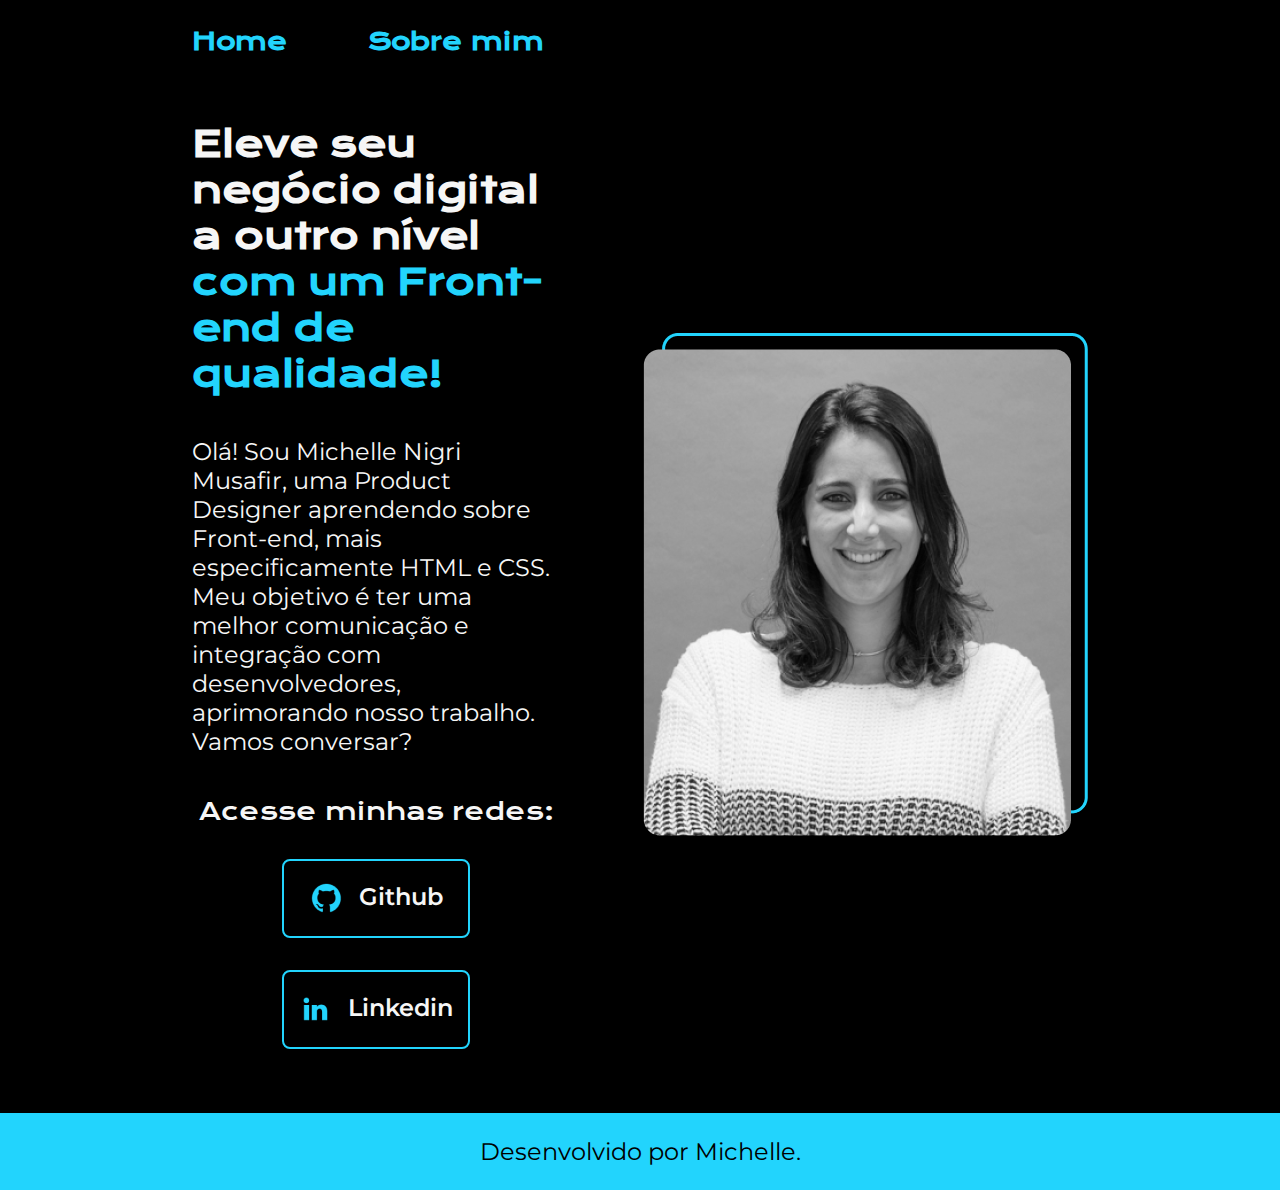
<file: index.html>
<!DOCTYPE html>
<html lang="pt-br">
<head>
    <meta charset="UTF-8">
    <meta name="viewport" content="width=device-width, initial-scale=1.0">
    <title>Portfolio</title>
    <link rel="stylesheet" href="./styles/style.css">
</head>
<body>
  <header class="cabecalho">
    <nav class="cabecalho__menu">
        <a class="cabecalho__menu__link" href="index.html">Home</a>
        <a class="cabecalho__menu__link" href="about.html">Sobre mim</a>
    </nav>
  </header> 
  <main class="apresentacao">
    <section class="apresentacao__conteudo">
        <h1 class="apresentacao__conteudo__titulo">Eleve seu negócio digital a outro nível 
        <strong class="titulo-destaque">com um Front-end de qualidade! </strong></h1>
        <p class="apresentacao__conteudo__texto">Olá! Sou Michelle Nigri Musafir, uma Product Designer aprendendo sobre Front-end, mais especificamente HTML e CSS. Meu objetivo é ter uma melhor comunicação e integração com desenvolvedores, aprimorando nosso trabalho. Vamos conversar?</p>
        <div class="apresentacao__links">
            <h2 class="apresentacao__links__subtitulo">Acesse minhas redes:</h2>
            <a class="apresentacao__links__navegacao" href="https://Github.com/michellemusafir">
                <img src="./assets/github.png">
                Github
            </a>
            <a class="apresentacao__links__navegacao" href="https://linkedin.com/in/michellemusafir">
                <img src="./assets/linkedin.png">
                Linkedin
           
            </a>
        </div>
    </section>
    <img class="apresentacao__imagem" src="./assets/Imagem Mi.png" alt="Foto da Michelle">
</main>
    <footer class="rodape">
        <p> Desenvolvido por Michelle. </p>
    </footer>
</body>
</html>
</file>
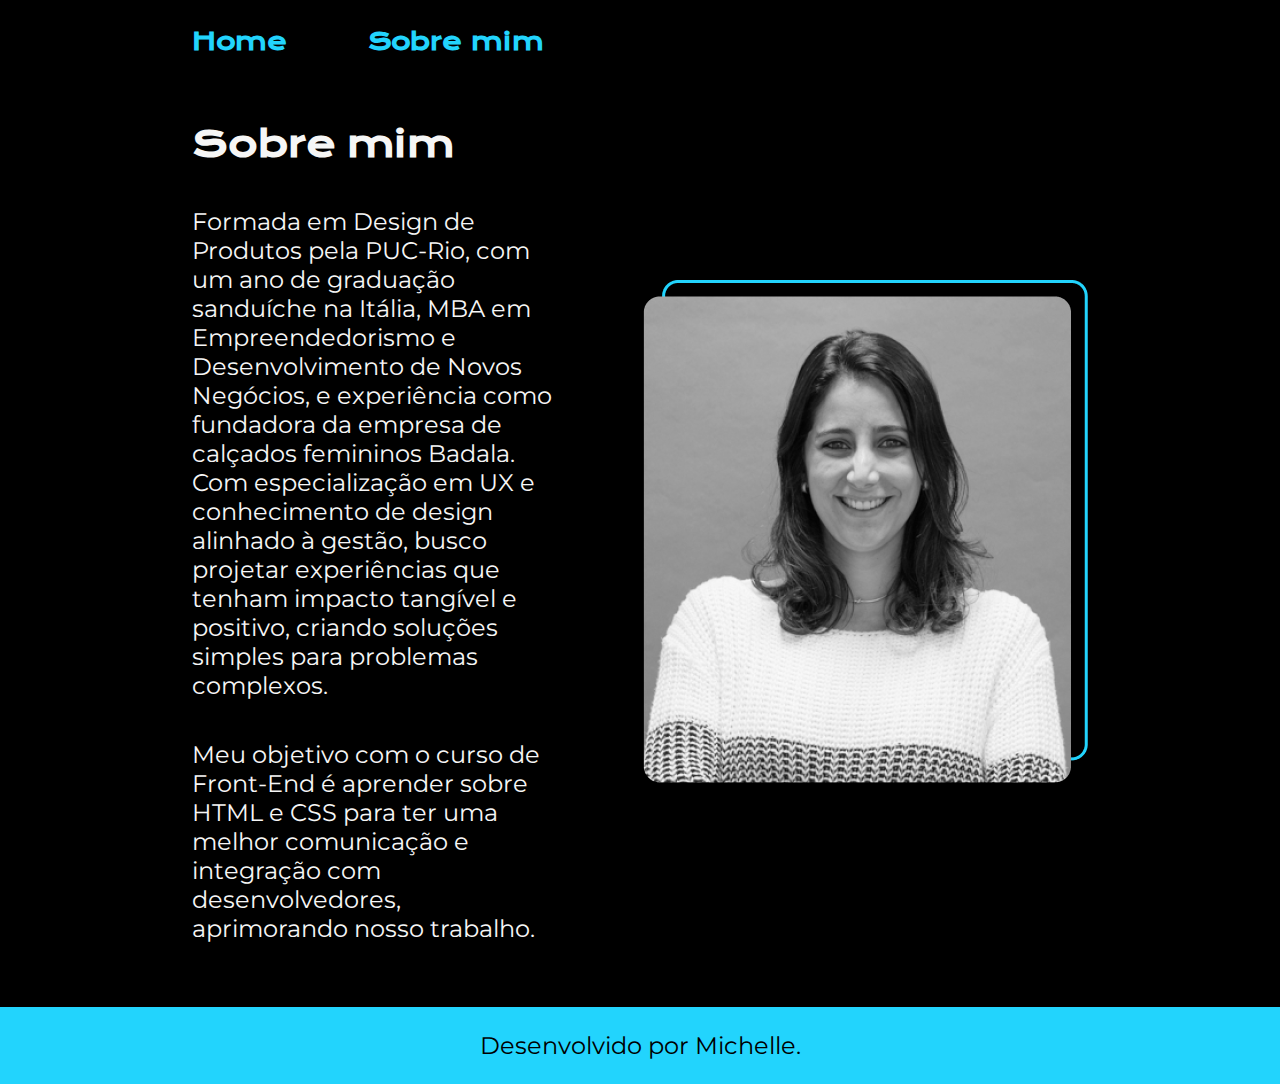
<file: about.html>
<!DOCTYPE html>
<html lang="pt-br">
<head>
    <meta charset="UTF-8">
    <meta name="viewport" content="width=device-width, initial-scale=1.0">
    <title>Sobre mim</title>
    <link rel="stylesheet" href="./styles/style.css">
</head>
<body>
    <header class="cabecalho">
        <nav class="cabecalho__menu">
            <a class="cabecalho__menu__link" href="index.html">Home</a>
            <a class="cabecalho__menu__link" href="about.html">Sobre mim</a>
        </nav>
    </header>

    <main class="apresentacao">
        <section class="apresentacao__conteudo">
            <h1 class="apresentacao__conteudo__titulo">Sobre mim</h1>
            <p class="apresentacao__conteudo__texto">Formada em Design de Produtos pela PUC-Rio, com um ano de graduação sanduíche na Itália, MBA em Empreendedorismo e Desenvolvimento de Novos Negócios, e experiência como fundadora da empresa de calçados femininos Badala. Com especialização em UX e conhecimento de design alinhado à gestão, busco projetar experiências que tenham impacto tangível e positivo, criando soluções simples para problemas complexos.</p>
            <p class="apresentacao__conteudo__texto">Meu objetivo com o curso de Front-End é aprender sobre HTML e CSS para ter uma melhor comunicação e integração com desenvolvedores, aprimorando nosso trabalho.
            </p>
        </section>
        <img class="apresentacao__imagem" src="./assets/Imagem Mi.png" alt="Foto da Michelle">
    </main>

    <footer class="rodape">
        <p> Desenvolvido por Michelle. </p>
    </footer>
</body>
</html>
</file>
<file: styles/style.css>
@import url('https://fonts.googleapis.com/css2?family=Krona+One&family=Montserrat:ital,wght@0,100..900;1,100..900&display=swap');

:root {
    --cor-primaria: #000000;
    --cor-secundaria: #F6F6F6;
    --cor-terciaria: #22D4FD;
    --cor-hover: #272727;

    --fonte-primaria: "Krona One", sans-serif;
    --fonte-secundaria: 'Montserrat', sans-serif;
}


*{
    margin: 0;
    padding: 0;
}

.cabecalho {
    padding: 2% 0% 0% 15%;
}

.cabecalho__menu {
    display: flex;
    gap: 80px;
  
}

.cabecalho__menu__link {
    font-family: var(--fonte-primaria);
    font-size: 1.5rem;
    font-weight: 600;
    color: var(--cor-terciaria);
    text-decoration: none;
}

.cabecalho__menu__link:hover {
    color: var(--cor-secundaria);
}

body {
    box sizing: border-box;
    background-color: var(--cor-primaria);
    color: var(--cor-secundaria);
}

.apresentacao {
    padding: 5% 15%;
    display:flex;
    align-items:center;
    justify-content: space-between;
    gap: 82px;
}

.apresentacao__conteudo {
    width: 50%;
    display: flex;
    flex-direction: column;
    gap: 40px;
}

.apresentacao__conteudo__titulo {
    font-size: 2.25rem;
    font-family: var(--fonte-primaria);
}

.titulo-destaque {
    color: var(--cor-terciaria);
}

.apresentacao__conteudo__texto {
    font-size: 1.5rem;
    font-family: var(--fonte-secundaria);
}

.apresentacao__links {
    display: flex;
    flex-direction: column;
    justify-content: space-between;
    align-items: center;
    gap: 32px
}

.apresentacao__links__subtitulo {
    font-family: var(--fonte-primaria); 
    font-weight: 400;
    font-size: 1.5rem;
}

.apresentacao__links__navegacao {
    display: flex;
    justify-content: center;
    gap: 16px;
    border: 2px solid var(--cor-terciaria);
    width: 50%;
    text-align: center;
    border-radius: 8px;
    font-size: 1.5rem;
    font-weight: 600;
    padding: 21.5px 0;
    text-decoration: none;
    color: var(--cor-secundaria);
    font-family: var(--fonte-secundaria);

}

.apresentacao__links_link:hover {
    background-color: var(--cor-hover);
}

.apresentacao__imagem {
    width: 50%;
}

.rodape {
    padding: 24px;
    color: var(--cor-primaria);
    background-color: var(--cor-terciaria);
    text-align: center;
    font-family: var(--fonte-secundaria);
    font-size: 1.5rem;
    font-weight: 400;

}

@media (max-width: 1200px) {
    .cabecalho {
        padding: 10%
    }

    .cabecalho__menu {
        justify-content: center;
    }

    .apresentacao {
        flex-direction: column-reverse;
        padding: 5%;
    }

    .apresentacao__conteudo {
        width: auto;
    }
}
</file>
